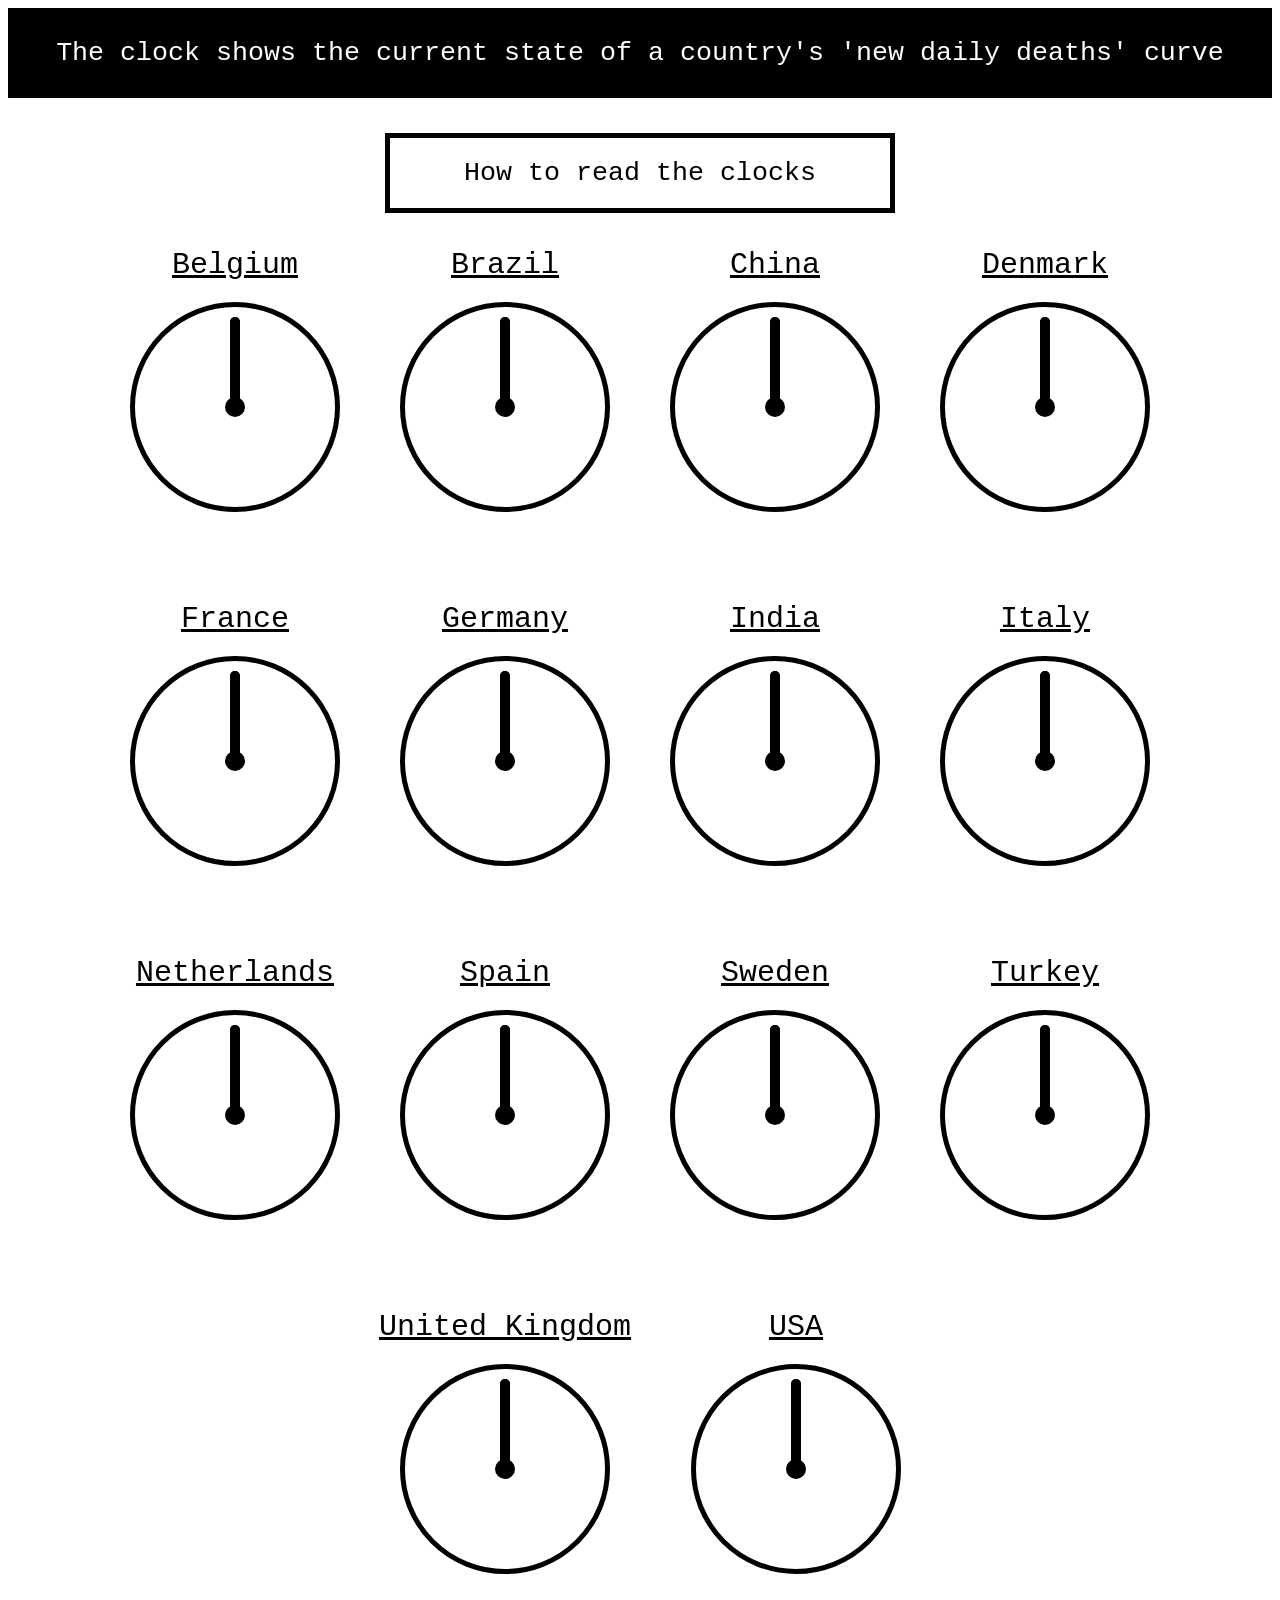
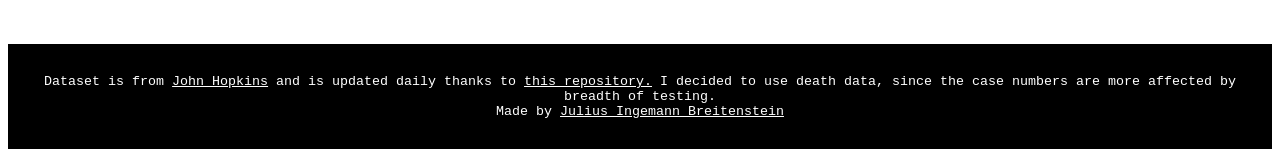
<file: index.html>
<!DOCTYPE html>

<head>
    
    <title>CoronaClock.html</title>
    <link
        rel = "stylesheet"
        type = "text/css"
        href = "CoronaClock.css"
    />

    <script src="CoronaClock.js"></script>



</head>
<main>
    <header>
        The clock shows the current state of a country's 'new daily deaths' curve
    </header>

    <div class= "menu">
        <div class="dropdown grid-item" onclick=""> 
            <div class="box"> How to read the clocks </div>
            <div class="dropdown-content">
                <img src="howToRead.png" alt="The clock represents the most recent bit of a country's curve" width="700" height="433" class="image">
             </div>
        </div>
<!--        <div class="grid-item">
            <div class="box button" onClick="">Animate from start of crisis</div>
        </div>
        you need to put the grid back to two columns when you uncomment this.
-->
    </div>



    <div class="container">

<!--         <article> 
            <section class="title">Sweden</section>
            <section class="clock">
                <section class ="hand today" Sweden-today-hand> </section>
                <section class ="hand yesterday" Sweden-yesterday-hand> </section>
            </section>
        </article>

--> 
    </div>
    <footer> Dataset is from <a class="blackBackground" href="https://coronavirus.jhu.edu/map.html">John Hopkins</a> and is updated daily thanks to <a class="blackBackground" href="https://github.com/pomber/covid19">this repository.</a> I decided to use death data, since the case numbers are more affected by breadth of testing.<br> Made by <a class="blackBackground" href="https://juliusingemann.com">Julius Ingemann Breitenstein</a></footer>
</main>
</file>
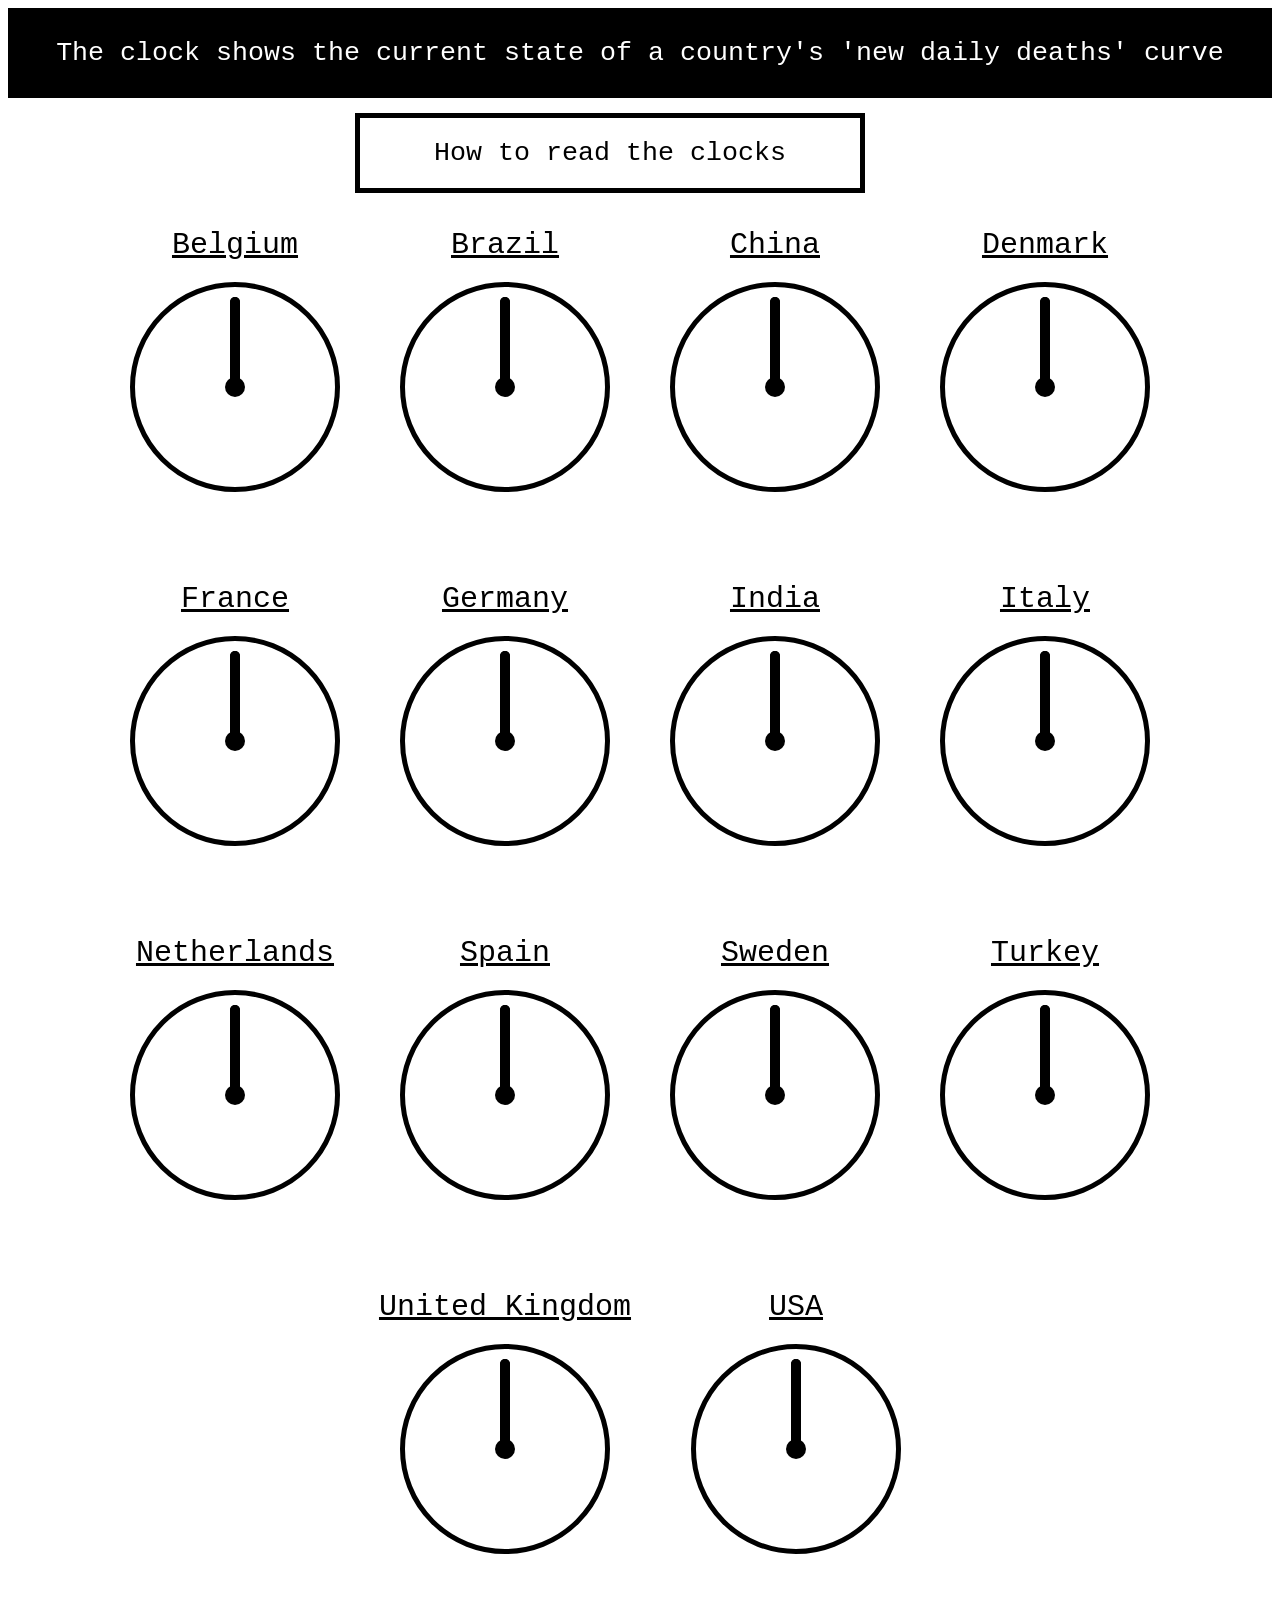
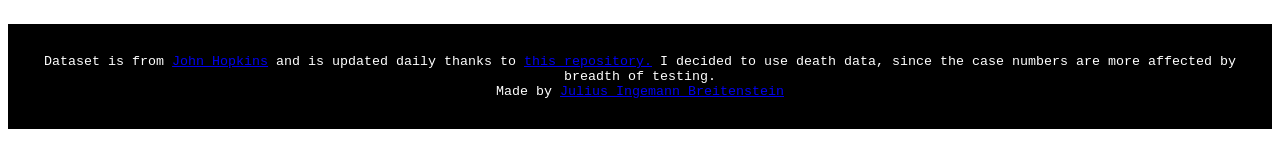
<file: CoronaClock.html>
<!DOCTYPE html>

<head>
    
    <title>CoronaClock.html</title>
    <link
        rel = "stylesheet"
        type = "text/css"
        href = "CoronaClock.css"
    />

    <script src="CoronaClock.js"></script>



</head>
<main>
    <header>
        The clock shows the current state of a country's 'new daily deaths' curve
    </header>

    <div class= "menu">
        <div class="dropdown"> 
            <div class="box"> How to read the clocks </div>
            <div class="dropdown-content">
                <img src="howToRead.png" alt="The clock represents the most recent bit of a country's curve" width="700" height="433" class="image">
             </div>

        </div>

    </div>



    <div class="container">

<!--         <article> 
            <section class="title">Sweden</section>
            <section class="clock">
                <section class ="hand today" Sweden-today-hand> </section>
                <section class ="hand yesterday" Sweden-yesterday-hand> </section>
            </section>
        </article>

--> 
    </div>
    <footer> Dataset is from <a href="https://coronavirus.jhu.edu/map.html">John Hopkins</a> and is updated daily thanks to <a href="https://github.com/pomber/covid19">this repository.</a> I decided to use death data, since the case numbers are more affected by breadth of testing.<br> Made by <a href="https://juliusingemann.com">Julius Ingemann Breitenstein</a></footer>
</main>
</file>
<file: CoronaClock.css>
.container{
    background-color: white;
    display: flex;
    flex-wrap: wrap;
    font-family: monospace;
    justify-content: center;
}

header {
    text-align: center;
    font-family: monospace;
    font-size: 20pt;
    color: white;
    background-color: black;
    padding: 30px;
}

footer {
    text-align: center;
    font-family: monospace;
    font-size: 10pt;
    color: white;
    background-color: black;
    padding: 30px;

}

a.blackBackground:link {
    color: white;
}

a.blackBackground:visited {
    color: grey;
}

a.whiteBackground:link {
    color: black;
}

a.whiteBackground:visited {
    color: black;
}

button{
    cursor: pointer;
}

article{
    display: flex;
    flex-direction: column;
    margin: 30px;
    margin-top: 20px;

}

.title{
    text-align: center;
    color: black;
    font-size: 30px;
}

.clock {
    width: 200px;
    height: 200px;
    border-radius: 50%;
    border: 5px solid black;
    margin: auto;
    margin-top: 20px;
    position: relative;

}

.clock::after {
    content: '';
    position: absolute;
    background-color: black;
    border-radius: 50%;

    width: 20px;
    height: 20px;
    top: 50%;
    left: 50%;
    transform: translate(-50%, -50%);

}

.hand {
    width: 10px;
    height: 45%;
    color: black;
    background-color: black;
    border-top-right-radius: 5px;
    border-top-left-radius: 5px;

    position: absolute;
    bottom: 50%;
    left: 50%;
    transform-origin: bottom;
}

.hand.yesterday{
    --rotation: 0;
    transform: translateX(-50%) rotate(calc(var(--rotation) *1deg));
}

.hand.today{
    --rotation: 0;
    transform: translateX(-50%) rotate(calc(var(--rotation) *1deg));
}

.otherData{
    position: relative;
    margin-top: 20px;
    text-align: center;
    font-size: 20px;
}

.menu{
    background-color: white;
    display: grid;
    grid-template-columns: 600px;
    font-family: monospace;
    justify-content: center;
    text-align: center;
}

.box{
    width: 500px;
    height: 50px;
    margin: 20px;

    font-family: monospace;
    font-size: 20pt;
    padding-top: 20px;
    text-align: center;
    outline: solid black 5px;

}

.dropdown{
}

.dropdown-content{
    display: none;
    position: relative;
    z-index: 1;
    justify-content: center;
    align-items: center;

}

.dropdown:hover .dropdown-content{
    display: flex;
}

.image{
    background-color: white;
}

.grid-item{
    display: flex;
    align-items: center;
    justify-content: flex-start;
    flex-direction: column;
    margin-top: 20px;
}

.button{
    cursor: pointer;
}
</file>
